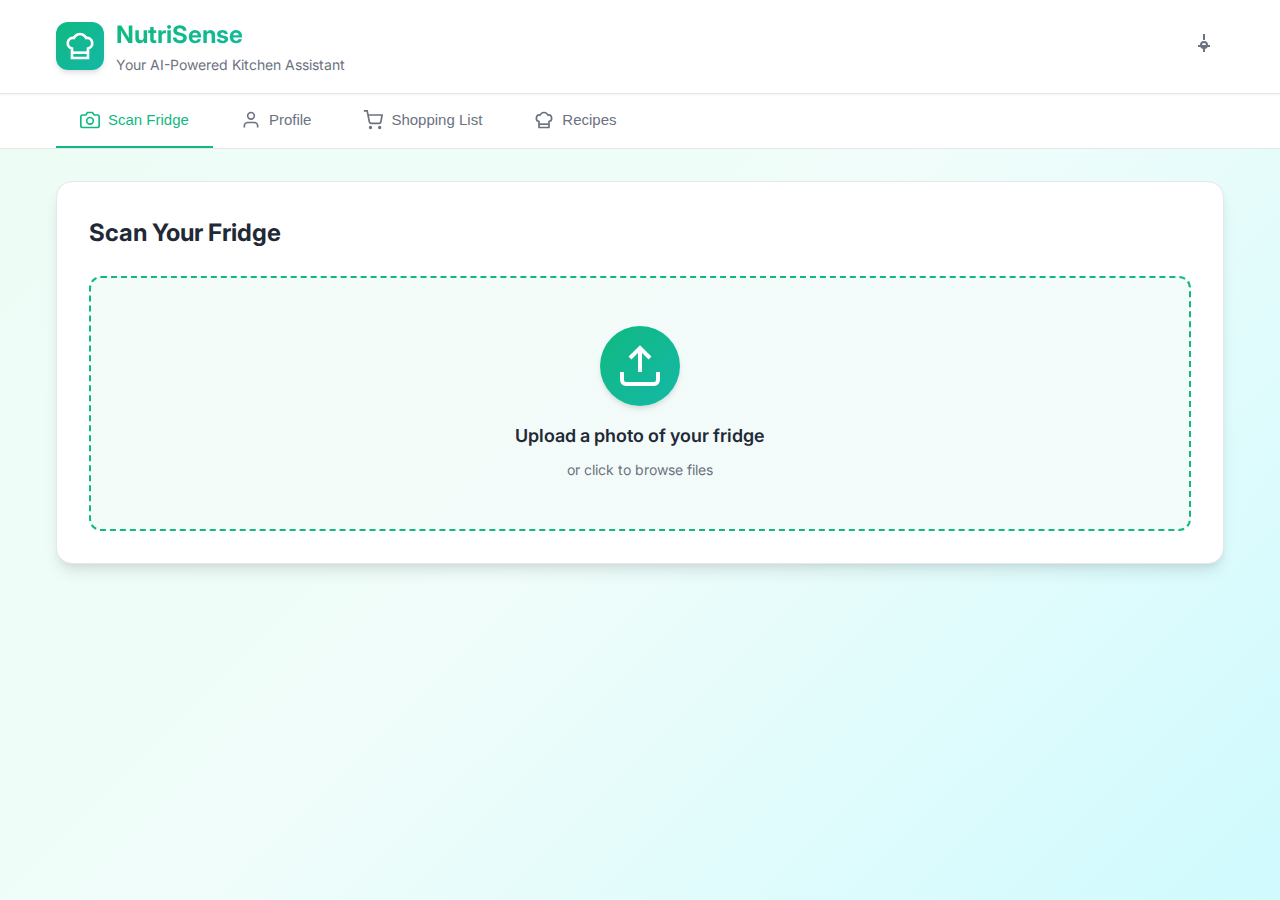
<file: frontend/src/index.html>
<!DOCTYPE html>
<html lang="en">
<head>
    <meta charset="UTF-8">
    <meta name="viewport" content="width=device-width, initial-scale=1.0">
    <title>NutriSense - AI Kitchen Assistant</title>
    <link rel="stylesheet" href="styles.css">
    <link rel="preconnect" href="https://fonts.googleapis.com">
    <link rel="preconnect" href="https://fonts.gstatic.com" crossorigin>
    <link href="https://fonts.googleapis.com/css2?family=Inter:wght@300;400;500;600;700;800&display=swap" rel="stylesheet">
    <link rel="icon" href="favicon.svg" type="image/svg+xml" sizes="any">
</head>
<body>
    <!-- Header -->
    <header class="header">
        <div class="container">
            <div class="header-content">
                <div class="logo-section">
                    <div class="logo-icon">
                        <svg width="32" height="32" viewBox="0 0 24 24" fill="none" stroke="currentColor" stroke-width="2">
                            <path d="M6 13.87A4 4 0 0 1 7.41 6a5.11 5.11 0 0 1 1.05-1.54 5 5 0 0 1 7.08 0A5.11 5.11 0 0 1 16.59 6 4 4 0 0 1 18 13.87V21H6Z"/>
                            <line x1="6" y1="17" x2="18" y2="17"/>
                        </svg>
                    </div>
                    <div class="logo-text">
                        <h1>NutriSense</h1>
                        <p>Your AI-Powered Kitchen Assistant</p>
                    </div>
                </div>
                <div class="settings-wrapper">
                <button class="settings-btn" id="settingsBtn" aria-haspopup="true" aria-expanded="false">
                    <svg width="24" height="24" viewBox="0 0 24 24" fill="none" stroke="currentColor" stroke-width="2">
                        <circle cx="12" cy="12" r="3"/>
                        <path d="M12 1v6m0 6v6m-6-6h6m6 0h-6"/>
                    </svg>
                </button>
                <div class="settings-dropdown hidden" id="settingsMenu" role="menu">
                    <button class="dropdown-item" id="logoutItem" role="menuitem">
                        <svg width="16" height="16" viewBox="0 0 24 24" fill="none" stroke="currentColor" stroke-width="2">
                            <path d="M9 21H5a2 2 0 0 1-2-2V5a2 2 0 0 1 2-2h4"/>
                            <polyline points="16 17 21 12 16 7"/>
                            <line x1="21" y1="12" x2="9" y2="12"/>
                        </svg>
                        Logout
                    </button>
                </div>
                </div>
            </div>
        </div>
    </header>

    <!-- Navigation -->
    <nav class="nav-tabs">
        <div class="container">
            <div class="tabs">
                <button class="tab-btn active" data-tab="scan">
                    <svg width="20" height="20" viewBox="0 0 24 24" fill="none" stroke="currentColor" stroke-width="2">
                        <path d="M23 19a2 2 0 0 1-2 2H3a2 2 0 0 1-2-2V8a2 2 0 0 1 2-2h4l2-3h6l2 3h4a2 2 0 0 1 2 2z"/>
                        <circle cx="12" cy="13" r="4"/>
                    </svg>
                    <span>Scan Fridge</span>
                </button>
                <button class="tab-btn" data-tab="profile">
                    <svg width="20" height="20" viewBox="0 0 24 24" fill="none" stroke="currentColor" stroke-width="2">
                        <path d="M20 21v-2a4 4 0 0 0-4-4H8a4 4 0 0 0-4 4v2"/>
                        <circle cx="12" cy="7" r="4"/>
                    </svg>
                    <span>Profile</span>
                </button>
                <button class="tab-btn" data-tab="shopping">
                    <svg width="20" height="20" viewBox="0 0 24 24" fill="none" stroke="currentColor" stroke-width="2">
                        <circle cx="9" cy="21" r="1"/>
                        <circle cx="20" cy="21" r="1"/>
                        <path d="M1 1h4l2.68 13.39a2 2 0 0 0 2 1.61h9.72a2 2 0 0 0 2-1.61L23 6H6"/>
                    </svg>
                    <span>Shopping List</span>
                </button>
                <button class="tab-btn" data-tab="recipes">
                    <svg width="20" height="20" viewBox="0 0 24 24" fill="none" stroke="currentColor" stroke-width="2">
                        <path d="M6 13.87A4 4 0 0 1 7.41 6a5.11 5.11 0 0 1 1.05-1.54 5 5 0 0 1 7.08 0A5.11 5.11 0 0 1 16.59 6 4 4 0 0 1 18 13.87V21H6Z"/>
                        <line x1="6" y1="17" x2="18" y2="17"/>
                    </svg>
                    <span>Recipes</span>
                </button>
            </div>
        </div>
    </nav>

    <!-- Main Content -->
    <main class="main-content">
        <div class="container">
            
            <!-- Scan Tab -->
            <div class="tab-content active" id="scan-tab">
                <div class="card">
                    <h2 class="card-title">Scan Your Fridge</h2>
                    
                    <div class="upload-area" id="uploadArea">
                        <input type="file" id="imageUpload" accept="image/*" hidden>
                        <div class="upload-icon" id="uploadIcon">
                            <svg width="48" height="48" viewBox="0 0 24 24" fill="none" stroke="currentColor" stroke-width="2">
                                <path d="M21 15v4a2 2 0 0 1-2 2H5a2 2 0 0 1-2-2v-4"/>
                                <polyline points="17 8 12 3 7 8"/>
                                <line x1="12" y1="3" x2="12" y2="15"/>
                            </svg>
                        </div>
                        <div class="spinner hidden" id="spinner"></div>
                        <p class="upload-text" id="uploadText">Upload a photo of your fridge</p>
                        <p class="upload-subtext">or click to browse files</p>
                    </div>

                    <div class="preview-image hidden" id="previewImage"></div>
                </div>

                <div class="card hidden" id="ingredientsCard">
                    <div class="card-header">
                        <h3 class="card-subtitle">
                            <span class="badge" id="ingredientCount">0 items</span>
                            Detected Ingredients
                        </h3>
                        <button class="btn-secondary" id="confirmAllBtn">Confirm All</button>
                    </div>
                    <p class="card-description">Review and confirm the detected ingredients. Click edit to make changes.</p>
                    <div class="ingredients-grid" id="ingredientsList"></div>
                </div>
            </div>

            <!-- Profile Tab -->
            <div class="tab-content" id="profile-tab">
                <div class="card">
                    <h2 class="card-title">Personal Information</h2>
                    
                    <form class="profile-form" id="profileForm">
                        <div class="form-grid">
                            <div class="form-group">
                                <label for="age">Age</label>
                                <input type="number" id="age" placeholder="Enter your age" min="1" max="120">
                            </div>
                            
                            <div class="form-group">
                                <label for="gender">Gender</label>
                                <select id="gender">
                                    <option value="">Select gender</option>
                                    <option value="male">Male</option>
                                    <option value="female">Female</option>
                                    <option value="other">Other</option>
                                </select>
                            </div>
                            
                            <div class="form-group">
                                <label for="weight">Weight (kg)</label>
                                <input type="number" id="weight" placeholder="Enter your weight" min="1" step="0.1">
                            </div>
                            
                            <div class="form-group">
                                <label for="height">Height (cm)</label>
                                <input type="number" id="height" placeholder="Enter your height" min="1">
                            </div>
                            
                            <div class="form-group">
                                <label for="goal">Health Goal</label>
                                <select id="goal">
                                    <option value="maintain">Maintain Weight</option>
                                    <option value="lose">Lose Weight</option>
                                    <option value="gain">Gain Muscle</option>
                                    <option value="energy">Increase Energy</option>
                                </select>
                            </div>
                            
                            <div class="form-group">
                                <label for="dietType">Diet Type</label>
                                <select id="dietType">
                                    <option value="balanced">Balanced</option>
                                    <option value="vegetarian">Vegetarian</option>
                                    <option value="vegan">Vegan</option>
                                    <option value="keto">Keto</option>
                                    <option value="paleo">Paleo</option>
                                    <option value="mediterranean">Mediterranean</option>
                                </select>
                            </div>
                        </div>

                        <hr style="margin: 24px 0; border: none; border-top: 1px solid #e5e7eb;">

                        <h3 class="card-subtitle">Taste Preferences</h3>
                        <p class="card-description">Add keywords to personalize your recipe recommendations (e.g., "spicy", "Italian", "comfort food")</p>

                        <div class="preference-input">
                            <input type="text" id="preferenceInput" placeholder="Add a preference...">
                            <button class="btn-add" id="addPreferenceBtn">
                                <svg width="20" height="20" viewBox="0 0 24 24" fill="none" stroke="currentColor" stroke-width="2">
                                    <line x1="12" y1="5" x2="12" y2="19"/>
                                    <line x1="5" y1="12" x2="19" y2="12"/>
                                </svg>
                            </button>
                        </div>

                        <div class="preferences-tags" id="preferencesTags"></div>

                        <button type="submit" class="btn-primary" style="margin-top: 24px;">Save Profile</button>
                    </form>
                </div>
            </div>

            <!-- Shopping List Tab -->
            <div class="tab-content" id="shopping-tab">
                <div class="card">
                    <h2 class="card-title">Recommended Ingredients</h2>
                    <p class="card-description">Based on your nutritional needs and current ingredients</p>
                    
                    <div class="recommendations-list" id="recommendationsList">
                        <div class="empty-state">
                            <svg width="64" height="64" viewBox="0 0 24 24" fill="none" stroke="currentColor" stroke-width="1.5">
                                <circle cx="9" cy="21" r="1"/>
                                <circle cx="20" cy="21" r="1"/>
                                <path d="M1 1h4l2.68 13.39a2 2 0 0 0 2 1.61h9.72a2 2 0 0 0 2-1.61L23 6H6"/>
                            </svg>
                            <p>Scan your fridge and complete your profile to get personalized recommendations</p>
                        </div>
                    </div>
                </div>

                <div class="card">
                    <div class="card-header">
                        <h3 class="card-subtitle">Nearby Stores</h3>
                        <button class="btn-secondary" id="refreshStoresBtn">Refresh</button>
                    </div>
                    <div class="stores-list" id="storesList">
                        <div class="empty-state-small">
                            <p>Store information will appear here</p>
                        </div>
                    </div>
                </div>
            </div>

            <!-- Recipes Tab -->
            <div class="tab-content" id="recipes-tab">
                <div class="card">
                    <h2 class="card-title">Recommended Recipes</h2>
                    <p class="card-description">Recipes tailored to your ingredients and preferences</p>
                    
                    <div class="recipes-grid" id="recipesList">
                        <div class="empty-state">
                            <svg width="64" height="64" viewBox="0 0 24 24" fill="none" stroke="currentColor" stroke-width="1.5">
                                <path d="M6 13.87A4 4 0 0 1 7.41 6a5.11 5.11 0 0 1 1.05-1.54 5 5 0 0 1 7.08 0A5.11 5.11 0 0 1 16.59 6 4 4 0 0 1 18 13.87V21H6Z"/>
                                <line x1="6" y1="17" x2="18" y2="17"/>
                            </svg>
                            <p>Scan your fridge to discover delicious recipes you can make</p>
                        </div>
                    </div>
                </div>
            </div>

        </div>
    </main>

    <!-- Toast Notification -->
    <div class="toast hidden" id="toast">
        <span id="toastMessage"></span>
    </div>

    <!-- Edit Modal -->
    <div class="modal-overlay hidden" id="editModal">
        <div class="modal">
            <div class="modal-header">
                <h3>Edit Ingredient</h3>
                <button class="modal-close" id="closeModalBtn">
                    <svg width="24" height="24" viewBox="0 0 24 24" fill="none" stroke="currentColor" stroke-width="2">
                        <line x1="18" y1="6" x2="6" y2="18"/>
                        <line x1="6" y1="6" x2="18" y2="18"/>
                    </svg>
                </button>
            </div>
            <div class="modal-body">
                <div class="form-group">
                    <label for="editName">Ingredient Name</label>
                    <input type="text" id="editName" placeholder="e.g., Tomatoes">
                </div>
                <div class="form-grid">
                    <div class="form-group">
                        <label for="editQuantity">Quantity</label>
                        <input type="number" id="editQuantity" placeholder="e.g., 3" step="0.1">
                    </div>
                    <div class="form-group">
                        <label for="editUnit">Unit</label>
                        <select id="editUnit">
                            <option value="pieces">pieces</option>
                            <option value="g">grams (g)</option>
                            <option value="kg">kilograms (kg)</option>
                            <option value="ml">milliliters (ml)</option>
                            <option value="L">liters (L)</option>
                            <option value="cups">cups</option>
                            <option value="tbsp">tablespoons</option>
                            <option value="tsp">teaspoons</option>
                            <option value="oz">ounces (oz)</option>
                            <option value="lb">pounds (lb)</option>
                        </select>
                    </div>
                </div>
                <div class="form-group">
                    <label for="editFreshness">Freshness</label>
                    <select id="editFreshness">
                        <option value="good">Fresh / Good</option>
                        <option value="warning">Use Soon</option>
                        <option value="expired">Expired</option>
                    </select>
                </div>
            </div>
            <div class="modal-footer">
                <button class="btn-secondary" id="cancelEditBtn">Cancel</button>
                <button class="btn-primary" id="saveEditBtn">Save Changes</button>
            </div>
        </div>
    </div>

    <!-- Auth gate: redirect to login if no Supabase session -->
    <script type="module">
        import { createClient } from 'https://esm.sh/@supabase/supabase-js@2';
        import { SUPABASE_URL, SUPABASE_ANON_KEY, BACKEND_URL } from './config.js';
        const supabase = createClient(SUPABASE_URL, SUPABASE_ANON_KEY);
        const { data: { session } } = await supabase.auth.getSession();
        if (!session) {
            window.location.href = 'auth.html';
        } else {
            // Expose client for other scripts if needed
            window.supabaseClient = supabase;
            window.BACKEND_URL = BACKEND_URL;
        }
    </script>
    <script src="script.js"></script>
</body>
</html>
</file>
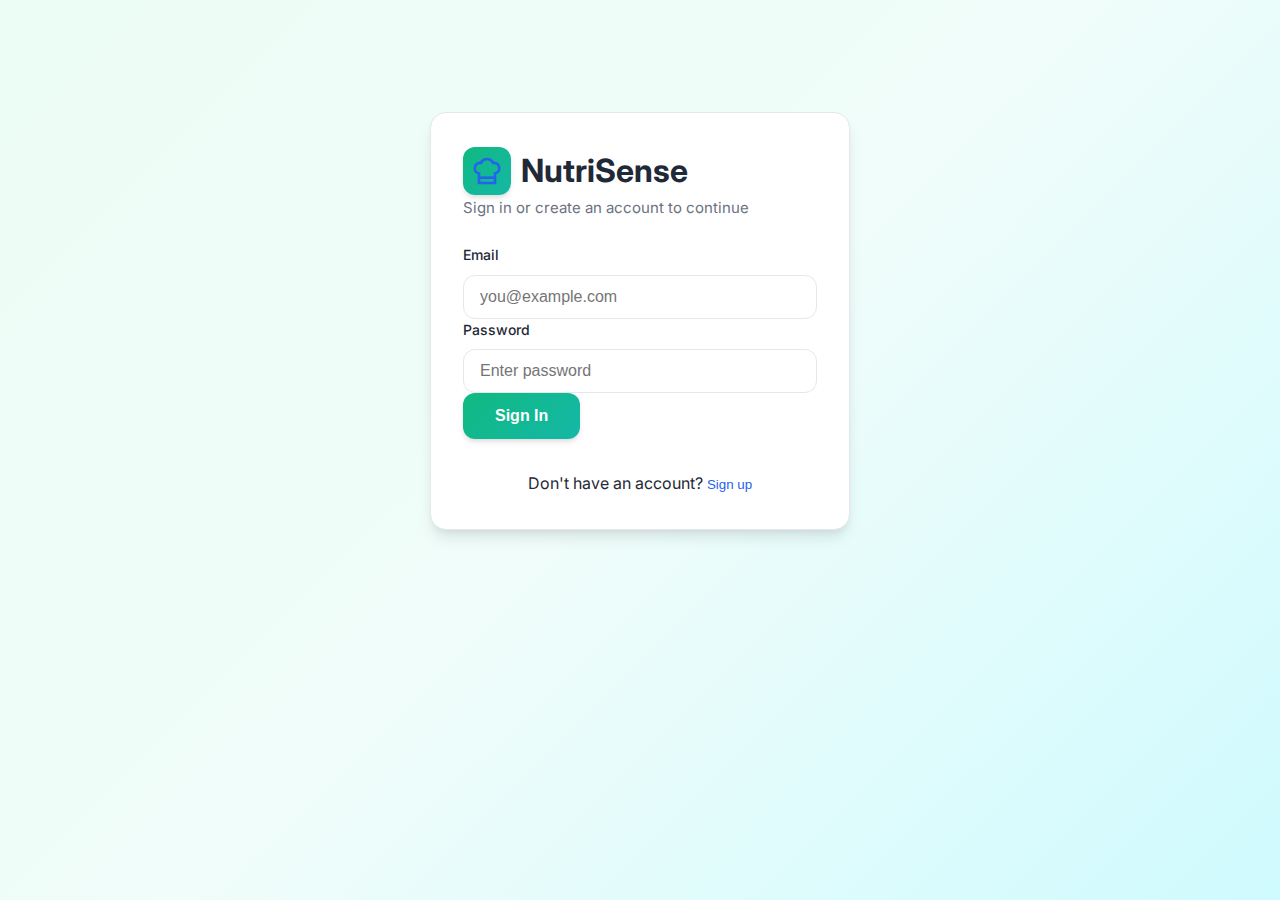
<file: frontend/src/auth.html>
<!DOCTYPE html>
<html lang="en">
<head>
  <meta charset="UTF-8" />
  <meta name="viewport" content="width=device-width, initial-scale=1.0" />
  <title>NutriSense - Login</title>
  <link rel="stylesheet" href="styles.css" />
  <link rel="preconnect" href="https://fonts.googleapis.com">
  <link rel="preconnect" href="https://fonts.gstatic.com" crossorigin>
  <link href="https://fonts.googleapis.com/css2?family=Inter:wght@300;400;500;600;700;800&display=swap" rel="stylesheet">
  <link rel="icon" href="favicon.svg" type="image/svg+xml" sizes="any">
  <style>
    .auth-card { max-width: 420px; margin: 80px auto; }
    .auth-toggle { text-align: center; margin-top: 12px; }
    .auth-toggle button { background: none; border: none; color: #2563eb; cursor: pointer; }
    .auth-header { display:flex; align-items:center; gap:10px; }
    .auth-header h1 { margin: 0; }
    .logo-icon svg { color: #2563eb; }
  </style>
</head>
<body>
  <main class="main-content">
    <div class="container">
      <div class="card auth-card">
        <div class="auth-header">
          <div class="logo-icon">
            <svg width="32" height="32" viewBox="0 0 24 24" fill="none" stroke="currentColor" stroke-width="2">
              <path d="M6 13.87A4 4 0 0 1 7.41 6a5.11 5.11 0 0 1 1.05-1.54 5 5 0 0 1 7.08 0A5.11 5.11 0 0 1 16.59 6 4 4 0 0 1 18 13.87V21H6Z"/>
              <line x1="6" y1="17" x2="18" y2="17"/>
            </svg>
          </div>
          <h1>NutriSense</h1>
        </div>
        <p class="card-description">Sign in or create an account to continue</p>

        <form id="loginForm" class="profile-form">
          <div class="form-group">
            <label for="email">Email</label>
            <input type="email" id="email" placeholder="you@example.com" required />
          </div>
          <div class="form-group">
            <label for="password">Password</label>
            <input type="password" id="password" placeholder="Enter password" required />
          </div>
          <button type="submit" class="btn-primary" id="loginBtn">Sign In</button>
        </form>

        <form id="registerForm" class="profile-form hidden">
          <div class="form-group">
            <label for="rEmail">Email</label>
            <input type="email" id="rEmail" placeholder="you@example.com" required />
          </div>
          <div class="form-group">
            <label for="rPassword">Password</label>
            <input type="password" id="rPassword" placeholder="Choose a password" required />
            <small class="form-error hidden" id="passwordError"></small>
          </div>
          <div class="form-group">
            <label for="rConfirmPassword">Confirm Password</label>
            <input type="password" id="rConfirmPassword" placeholder="Re-enter password" required />
            <small class="form-error hidden" id="confirmError"></small>
          </div>
          <button type="submit" class="btn-primary" id="registerBtn">Create Account</button>
          
        </form>

        <div class="auth-toggle">
          <span id="toggleText">Don't have an account?</span>
          <button id="toggleBtn">Sign up</button>
        </div>
        <div class="toast hidden" id="toast">
          <span id="toastMessage"></span>
        </div>
      </div>
    </div>
  </main>

  <script type="module" src="auth.js"></script>
</body>
</html>
</file>
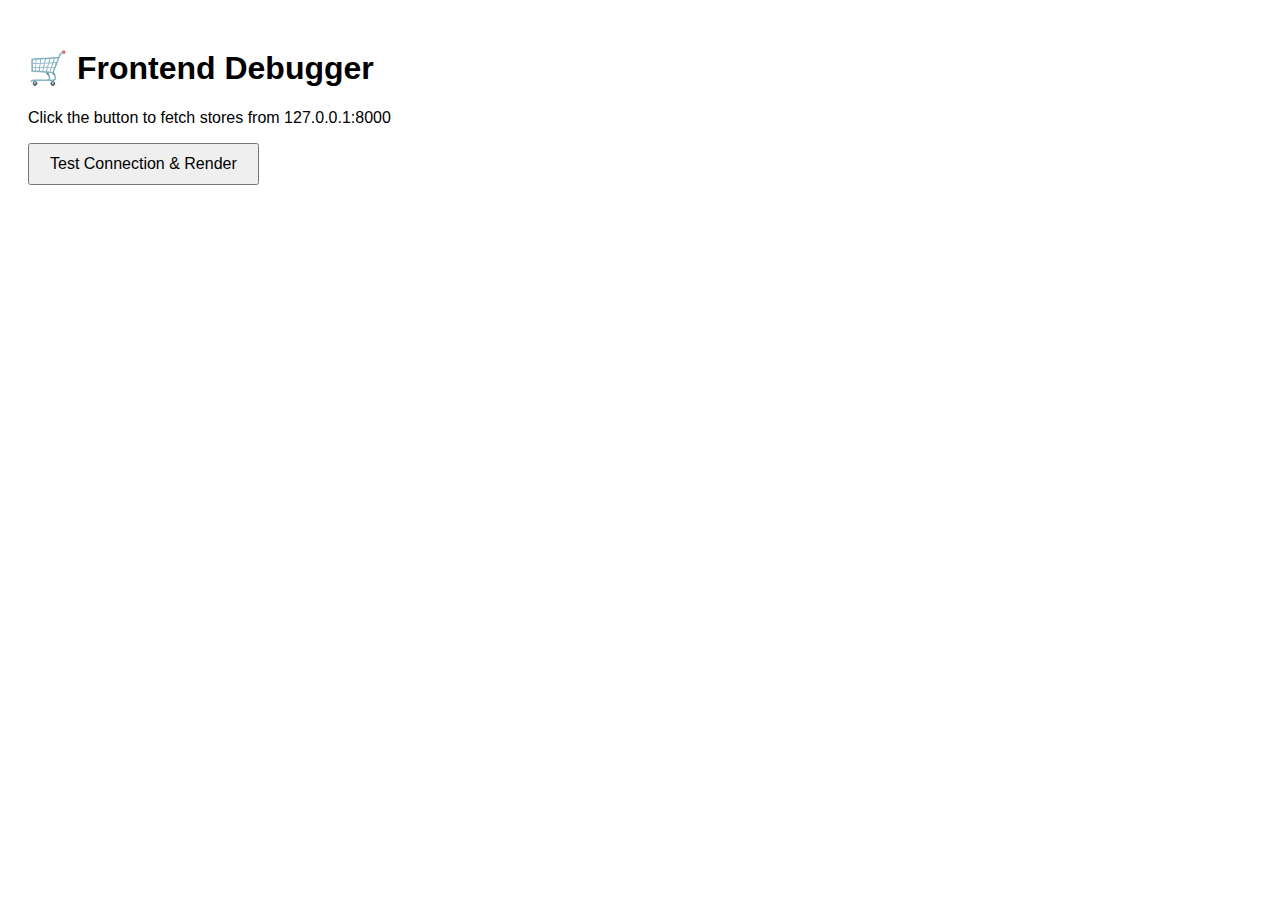
<file: frontend/src/test.html>
<!DOCTYPE html>
<html lang="en">
<head>
    <meta charset="UTF-8">
    <title>Store Display Debugger</title>
    <style>
        body { font-family: sans-serif; padding: 20px; }
        .store-box { 
            border: 2px solid #333; 
            padding: 15px; 
            margin: 10px 0; 
            background: #f0fdf4; /* Light green background to ensure visibility */
            color: #000; /* Force black text */
        }
        .error-box {
            border: 2px solid red;
            background: #fee2e2;
            padding: 15px;
            color: red;
        }
    </style>
</head>
<body>

    <h1>🛒 Frontend Debugger</h1>
    <p>Click the button to fetch stores from 127.0.0.1:8000</p>
    
    <button id="testBtn" style="padding: 10px 20px; font-size: 16px; cursor: pointer;">
        Test Connection & Render
    </button>

    <div id="debugOutput" style="margin-top: 20px;">
        </div>

    <script>
        document.getElementById('testBtn').addEventListener('click', async () => {
            const output = document.getElementById('debugOutput');
            output.innerHTML = 'Loading...';

            try {
                // 1. Force a known request
                const response = await fetch('http://127.0.0.1:8000/stores/recommend', {
                    method: 'POST',
                    headers: { 'Content-Type': 'application/json' },
                    body: JSON.stringify({
                        lat: 33.7756, 
                        lng: -84.3963, 
                        items: ['Milk', 'Eggs']
                    })
                });

                // 2. Check HTTP status
                if (!response.ok) {
                    throw new Error(`HTTP Error: ${response.status}`);
                }

                // 3. Log raw JSON
                const data = await response.json();
                console.log("RAW DATA:", data);

                // 4. Validate Data Structure
                if (!data.stores || !Array.isArray(data.stores)) {
                    throw new Error("Invalid JSON: 'stores' array is missing.");
                }

                if (data.stores.length === 0) {
                    output.innerHTML = '<div class="store-box">Backend returned 0 stores (Empty List).</div>';
                    return;
                }

                // 5. MANUAL RENDER LOOP
                // We build the HTML string manually to catch any variable errors
                let html = `<h3>Found ${data.stores.length} Stores:</h3>`;
                
                data.stores.forEach((store, index) => {
                    // Check for missing keys
                    const name = store.name || "NO NAME";
                    const price = store.total_price || 0;
                    const dist = store.distance_km || 0;
                    
                    html += `
                        <div class="store-box">
                            <strong>#${index + 1}: ${name}</strong><br>
                            Distance: ${dist} km<br>
                            Price: $${price}
                        </div>
                    `;
                });

                output.innerHTML = html;

            } catch (err) {
                console.error(err);
                output.innerHTML = `<div class="error-box"><strong>JavaScript Error:</strong> ${err.message}</div>`;
            }
        });
    </script>
</body>
</html>
</file>
<file: frontend/src/styles.css>
* {
    margin: 0;
    padding: 0;
    box-sizing: border-box;
}

:root {
    --primary-color: #10b981;
    --primary-dark: #059669;
    --primary-light: #d1fae5;
    --secondary-color: #14b8a6;
    --accent-color: #06b6d4;
    --text-dark: #1f2937;
    --text-medium: #6b7280;
    --text-light: #9ca3af;
    --bg-primary: #ffffff;
    --bg-secondary: #f9fafb;
    --bg-gradient: linear-gradient(135deg, #ecfdf5 0%, #f0fdfa 50%, #cffafe 100%);
    --border-color: #e5e7eb;
    --shadow-sm: 0 1px 2px 0 rgba(0, 0, 0, 0.05);
    --shadow-md: 0 4px 6px -1px rgba(0, 0, 0, 0.1), 0 2px 4px -1px rgba(0, 0, 0, 0.06);
    --shadow-lg: 0 10px 15px -3px rgba(0, 0, 0, 0.1), 0 4px 6px -2px rgba(0, 0, 0, 0.05);
    --shadow-xl: 0 20px 25px -5px rgba(0, 0, 0, 0.1), 0 10px 10px -5px rgba(0, 0, 0, 0.04);
    --border-radius: 12px;
    --transition: all 0.3s cubic-bezier(0.4, 0, 0.2, 1);
}

body {
    font-family: 'Inter', -apple-system, BlinkMacSystemFont, 'Segoe UI', sans-serif;
    background: var(--bg-gradient);
    color: var(--text-dark);
    line-height: 1.6;
    min-height: 100vh;
}

.container {
    max-width: 1200px;
    margin: 0 auto;
    padding: 0 1rem;
}

/* Header */
.header {
    background: var(--bg-primary);
    border-bottom: 1px solid var(--border-color);
    box-shadow: var(--shadow-sm);
    position: sticky;
    top: 0;
    z-index: 100;
}

.header-content {
    display: flex;
    justify-content: space-between;
    align-items: center;
    padding: 1rem 0;
}

.logo-section {
    display: flex;
    align-items: center;
    gap: 0.75rem;
}

.logo-icon {
    background: linear-gradient(135deg, var(--primary-color), var(--secondary-color));
    color: white;
    width: 48px;
    height: 48px;
    border-radius: var(--border-radius);
    display: flex;
    align-items: center;
    justify-content: center;
    box-shadow: var(--shadow-md);
}

.logo-text h1 {
    font-size: 1.5rem;
    font-weight: 700;
    background: linear-gradient(135deg, var(--primary-color), var(--secondary-color));
    -webkit-background-clip: text;
    -webkit-text-fill-color: transparent;
    background-clip: text;
}

.logo-text p {
    font-size: 0.875rem;
    color: var(--text-medium);
}

.settings-btn {
    background: none;
    border: none;
    padding: 0.5rem;
    cursor: pointer;
    border-radius: 0.5rem;
    transition: var(--transition);
    color: var(--text-medium);
}

.settings-btn:hover {
    background: var(--bg-secondary);
    color: var(--primary-color);
}

/* Settings Dropdown */
.settings-wrapper {
    position: relative;
}

.settings-dropdown {
    position: absolute;
    right: 0;
    top: 48px;
    min-width: 180px;
    background: var(--bg-primary);
    border: 1px solid var(--border-color);
    border-radius: 0.75rem;
    box-shadow: var(--shadow-lg);
    padding: 0.5rem;
    z-index: 101;
}

.dropdown-item {
    width: 100%;
    display: flex;
    align-items: center;
    gap: 0.5rem;
    padding: 0.5rem 0.75rem;
    background: none;
    border: none;
    border-radius: 0.5rem;
    cursor: pointer;
    color: var(--text-dark);
    transition: var(--transition);
    text-align: left;
}

.dropdown-item:hover {
    background: var(--bg-secondary);
    color: var(--primary-color);
}

/* Navigation Tabs */
.nav-tabs {
    background: var(--bg-primary);
    border-bottom: 1px solid var(--border-color);
    position: sticky;
    top: 80px;
    z-index: 99;
}

.tabs {
    display: flex;
    gap: 0.25rem;
    overflow-x: auto;
    
.walk-tracker {
    margin-top: 0.75rem;
    padding: 0.75rem 1rem;
    border-radius: var(--border-radius);
    background: var(--bg-primary);
    border: 1px solid var(--border-color);
}
.walk-row {
    display: flex;
    justify-content: space-between;
    align-items: center;
    margin: 0.25rem 0;
    font-size: 0.9rem;
}
.walk-row .label {
    color: var(--text-medium);
}
    scrollbar-width: none;
}

.tabs::-webkit-scrollbar {
    display: none;
}

.tab-btn {
    display: flex;
    align-items: center;
    gap: 0.5rem;
    padding: 1rem 1.5rem;
    background: none;
    border: none;
    border-bottom: 2px solid transparent;
    font-size: 0.9375rem;
    font-weight: 500;
    color: var(--text-medium);
    cursor: pointer;
    transition: var(--transition);
    white-space: nowrap;
}

.tab-btn:hover {
    color: var(--text-dark);
    background: var(--bg-secondary);
}

.tab-btn.active {
    color: var(--primary-color);
    border-bottom-color: var(--primary-color);
}

.tab-btn svg {
    flex-shrink: 0;
}

/* Main Content */
.main-content {
    padding: 2rem 0;
}

.tab-content {
    display: none;
    animation: fadeIn 0.3s ease-in-out;
}

.tab-content.active {
    display: block;
}

@keyframes fadeIn {
    from {
        opacity: 0;
        transform: translateY(10px);
    }
    to {
        opacity: 1;
        transform: translateY(0);
    }
}

/* Cards */
.card {
    background: var(--bg-primary);
    border-radius: 1rem;
    padding: 2rem;
    margin-bottom: 1.5rem;
    box-shadow: var(--shadow-lg);
    border: 1px solid var(--border-color);
    transition: var(--transition);
}

.card:hover {
    box-shadow: var(--shadow-xl);
}

.card-title {
    font-size: 1.5rem;
    font-weight: 700;
    color: var(--text-dark);
    margin-bottom: 1.5rem;
}

.card-subtitle {
    font-size: 1.25rem;
    font-weight: 600;
    color: var(--text-dark);
    display: flex;
    align-items: center;
    gap: 0.75rem;
}

.card-description {
    color: var(--text-medium);
    margin-bottom: 1.5rem;
    font-size: 0.9375rem;
}

.card-header {
    display: flex;
    justify-content: space-between;
    align-items: center;
    margin-bottom: 1.5rem;
}

/* Upload Area */
.upload-area {
    border: 2px dashed var(--primary-color);
    border-radius: var(--border-radius);
    padding: 3rem;
    text-align: center;
    cursor: pointer;
    transition: var(--transition);
    background: linear-gradient(135deg, rgba(16, 185, 129, 0.05), rgba(20, 184, 166, 0.05));
}

.upload-area:hover {
    border-color: var(--primary-dark);
    background: linear-gradient(135deg, rgba(16, 185, 129, 0.1), rgba(20, 184, 166, 0.1));
    transform: translateY(-2px);
}

.upload-icon {
    width: 80px;
    height: 80px;
    margin: 0 auto 1rem;
    background: linear-gradient(135deg, var(--primary-color), var(--secondary-color));
    border-radius: 50%;
    display: flex;
    align-items: center;
    justify-content: center;
    color: white;
    box-shadow: var(--shadow-md);
}

.spinner {
    width: 48px;
    height: 48px;
    margin: 1rem auto;
    border: 4px solid var(--primary-light);
    border-top-color: var(--primary-color);
    border-radius: 50%;
    animation: spin 0.8s linear infinite;
}

@keyframes spin {
    to { transform: rotate(360deg); }
}

.upload-text {
    font-size: 1.125rem;
    font-weight: 600;
    color: var(--text-dark);
    margin-bottom: 0.5rem;
}

.upload-subtext {
    font-size: 0.875rem;
    color: var(--text-medium);
}

.preview-image {
    margin-top: 1.5rem;
    border-radius: var(--border-radius);
    overflow: hidden;
    max-height: 400px;
}

.preview-image img {
    width: 100%;
    height: auto;
    display: block;
}

/* Ingredients Grid */
.ingredients-grid {
    display: grid;
    grid-template-columns: repeat(auto-fill, minmax(300px, 1fr));
    gap: 1rem;
}

.ingredient-item {
    display: flex;
    flex-direction: column;
    padding: 1.25rem;
    background: linear-gradient(135deg, var(--bg-secondary), #f3f4f6);
    border-radius: var(--border-radius);
    border: 2px solid var(--border-color);
    transition: var(--transition);
    position: relative;
}

.ingredient-item.unconfirmed {
    border: 2px dashed var(--accent-color);
    background: linear-gradient(135deg, #e0f2fe, #f0f9ff);
}

.ingredient-item.confirmed {
    border: 2px solid var(--primary-color);
    background: linear-gradient(135deg, var(--primary-light), #ecfdf5);
}

.ingredient-item:hover {
    box-shadow: var(--shadow-md);
    transform: translateY(-2px);
}

.ingredient-header {
    display: flex;
    justify-content: space-between;
    align-items: start;
    margin-bottom: 0.75rem;
}

.ingredient-info h4 {
    font-size: 1.125rem;
    font-weight: 600;
    color: var(--text-dark);
    margin-bottom: 0.25rem;
}

.ingredient-info p {
    font-size: 0.875rem;
    color: var(--text-medium);
    margin-bottom: 0.5rem;
}

.confidence-badge {
    display: inline-flex;
    align-items: center;
    gap: 0.375rem;
    padding: 0.375rem 0.75rem;
    border-radius: 2rem;
    font-size: 0.8125rem;
    font-weight: 600;
    margin-bottom: 0.5rem;
}

.confidence-high {
    background: #d1fae5;
    color: #065f46;
}

.confidence-medium {
    background: #fef3c7;
    color: #92400e;
}

.confidence-low {
    background: #fee2e2;
    color: #991b1b;
}

.confidence-icon {
    width: 4px;
    height: 4px;
    background: currentColor;
    border-radius: 50%;
    animation: pulse 2s ease-in-out infinite;
}

@keyframes pulse {
    0%, 100% { opacity: 1; }
    50% { opacity: 0.4; }
}

.freshness-badge {
    display: inline-block;
    padding: 0.25rem 0.5rem;
    border-radius: 0.5rem;
    font-size: 0.75rem;
    font-weight: 500;
}

.freshness-good {
    background: #d1fae5;
    color: #065f46;
}

.freshness-warning {
    background: #fed7aa;
    color: #92400e;
}

.freshness-expired {
    background: #fee2e2;
    color: #991b1b;
}

.ingredient-actions {
    display: flex;
    gap: 0.5rem;
    margin-top: 0.75rem;
    padding-top: 0.75rem;
    border-top: 1px solid var(--border-color);
}

.ingredient-actions button {
    flex: 1;
    padding: 0.5rem 0.75rem;
    border: none;
    border-radius: 0.5rem;
    font-size: 0.875rem;
    font-weight: 500;
    cursor: pointer;
    transition: var(--transition);
    display: flex;
    align-items: center;
    justify-content: center;
    gap: 0.375rem;
}

.btn-confirm {
    background: var(--primary-color);
    color: white;
}

.btn-confirm:hover {
    background: var(--primary-dark);
}

.btn-edit {
    background: var(--bg-primary);
    color: var(--text-dark);
    border: 1px solid var(--border-color);
}

.btn-edit:hover {
    background: var(--accent-color);
    color: white;
    border-color: var(--accent-color);
}

.btn-delete {
    background: var(--bg-primary);
    color: #dc2626;
    border: 1px solid var(--border-color);
}

.btn-delete:hover {
    background: #fee2e2;
    border-color: #dc2626;
}

.confirmed-badge {
    position: absolute;
    top: 0.75rem;
    right: 0.75rem;
    background: var(--primary-color);
    color: white;
    padding: 0.25rem 0.5rem;
    border-radius: 0.5rem;
    font-size: 0.75rem;
    font-weight: 600;
    display: flex;
    align-items: center;
    gap: 0.25rem;
}

/* Form */
.profile-form {
    margin-bottom: 2rem;
}

.form-grid {
    display: grid;
    grid-template-columns: repeat(auto-fit, minmax(250px, 1fr));
    gap: 1.5rem;
    margin-bottom: 2rem;
}

.form-group {
    display: flex;
    flex-direction: column;
}

.form-group label {
    font-size: 0.875rem;
    font-weight: 500;
    color: var(--text-dark);
    margin-bottom: 0.5rem;
}

.form-group input,
.form-group select {
    padding: 0.75rem 1rem;
    border: 1px solid var(--border-color);
    border-radius: var(--border-radius);
    font-size: 1rem;
    transition: var(--transition);
    background: var(--bg-primary);
}

.form-group input:focus,
.form-group select:focus {
    outline: none;
    border-color: var(--primary-color);
    box-shadow: 0 0 0 3px rgba(16, 185, 129, 0.1);
}

/* Preference Input */
.preference-input {
    display: flex;
    gap: 0.75rem;
    margin-bottom: 1.5rem;
}

.preference-input input {
    flex: 1;
    padding: 0.75rem 1rem;
    border: 1px solid var(--border-color);
    border-radius: var(--border-radius);
    font-size: 1rem;
    transition: var(--transition);
}

.preference-input input:focus {
    outline: none;
    border-color: var(--primary-color);
    box-shadow: 0 0 0 3px rgba(16, 185, 129, 0.1);
}

/* Preferences Tags */
.preferences-tags {
    display: flex;
    flex-wrap: wrap;
    gap: 0.75rem;
}

.preference-tag {
    display: inline-flex;
    align-items: center;
    gap: 0.5rem;
    padding: 0.5rem 1rem;
    background: linear-gradient(135deg, var(--primary-light), #ccfbf1);
    color: var(--primary-dark);
    border-radius: 2rem;
    font-size: 0.875rem;
    font-weight: 500;
    transition: var(--transition);
}

.preference-tag:hover {
    background: linear-gradient(135deg, #a7f3d0, #99f6e4);
}

.preference-tag button {
    background: none;
    border: none;
    cursor: pointer;
    color: var(--primary-dark);
    display: flex;
    align-items: center;
    padding: 0;
    transition: var(--transition);
}

.preference-tag button:hover {
    color: #dc2626;
}

/* Buttons */
.btn-primary {
    background: linear-gradient(135deg, var(--primary-color), var(--secondary-color));
    color: white;
    border: none;
    padding: 0.875rem 2rem;
    border-radius: var(--border-radius);
    font-size: 1rem;
    font-weight: 600;
    cursor: pointer;
    transition: var(--transition);
    box-shadow: var(--shadow-md);
}

.btn-primary:hover {
    transform: translateY(-2px);
    box-shadow: var(--shadow-lg);
}

.btn-primary:active {
    transform: translateY(0);
}

.btn-secondary {
    background: var(--bg-secondary);
    color: var(--text-dark);
    border: 1px solid var(--border-color);
    padding: 0.625rem 1.25rem;
    border-radius: var(--border-radius);
    font-size: 0.875rem;
    font-weight: 500;
    cursor: pointer;
    transition: var(--transition);
}

.btn-secondary:hover {
    background: var(--bg-primary);
    border-color: var(--primary-color);
    color: var(--primary-color);
}

.btn-secondary:disabled {
    opacity: 0.6;
    cursor: not-allowed;
}

.btn-add {
    background: linear-gradient(135deg, var(--primary-color), var(--secondary-color));
    color: white;
    border: none;
    padding: 0.75rem;
    border-radius: var(--border-radius);
    cursor: pointer;
    transition: var(--transition);
    display: flex;
    align-items: center;
    justify-content: center;
}

.btn-add:hover {
    transform: scale(1.05);
}

/* Form inline errors */
.form-error {
    color: #dc2626; /* red-600 */
    font-size: 0.8125rem;
    margin-top: 0.375rem;
}

/* Badge */
.badge {
    background: linear-gradient(135deg, var(--primary-color), var(--secondary-color));
    color: white;
    padding: 0.375rem 0.75rem;
    border-radius: 2rem;
    font-size: 0.875rem;
    font-weight: 600;
}

/* Recommendations */
.recommendations-list {
    display: grid;
    gap: 1rem;
}

.recommendation-item {
    display: flex;
    justify-content: space-between;
    align-items: center;
    padding: 1.25rem;
    background: linear-gradient(135deg, #f0fdf4, #ecfdf5);
    border-radius: var(--border-radius);
    border: 1px solid #d1fae5;
    transition: var(--transition);
}

.recommendation-item:hover {
    box-shadow: var(--shadow-md);
    transform: translateY(-2px);
}

.recommendation-info h4 {
    font-size: 1.125rem;
    font-weight: 600;
    color: var(--text-dark);
    margin-bottom: 0.25rem;
}

.recommendation-reason {
    font-size: 0.875rem;
    color: var(--text-medium);
    margin-bottom: 0.5rem;
}

.recommendation-store {
    display: flex;
    align-items: center;
    gap: 0.5rem;
    font-size: 0.875rem;
    color: var(--text-medium);
}

.recommendation-price {
    font-size: 1.5rem;
    font-weight: 700;
    color: var(--primary-color);
}

/* Stores List */
.stores-list {
    display: grid;
    gap: 1rem;
}

.store-item {
    padding: 1.25rem;
    background: var(--bg-secondary);
    border-radius: var(--border-radius);
    border: 1px solid var(--border-color);
    transition: var(--transition);
}

.store-item:hover {
    box-shadow: var(--shadow-md);
}

.store-header {
    display: flex;
    justify-content: space-between;
    align-items: start;
    margin-bottom: 0.75rem;
}

.store-name {
    font-size: 1.125rem;
    font-weight: 600;
    color: var(--text-dark);
}

.store-distance {
    font-size: 0.875rem;
    color: var(--text-medium);
}

.store-items {
    font-size: 0.875rem;
    color: var(--text-medium);
}

/* Recipes Grid */
.recipes-grid {
    display: grid;
    grid-template-columns: repeat(auto-fill, minmax(300px, 1fr));
    gap: 1.5rem;
}

.recipe-card {
    background: var(--bg-primary);
    border-radius: var(--border-radius);
    border: 1px solid var(--border-color);
    overflow: hidden;
    transition: var(--transition);
    cursor: pointer;
}

.recipe-card:hover {
    box-shadow: var(--shadow-xl);
    transform: translateY(-4px);
}

.recipe-image {
    width: 100%;
    height: 200px;
    background: linear-gradient(135deg, var(--primary-light), #ccfbf1);
    display: flex;
    align-items: center;
    justify-content: center;
}

.recipe-image svg {
    width: 64px;
    height: 64px;
    color: var(--primary-color);
    opacity: 0.5;
}

.recipe-content {
    padding: 1.25rem;
}

.recipe-title {
    font-size: 1.25rem;
    font-weight: 600;
    color: var(--text-dark);
    margin-bottom: 0.75rem;
}

.recipe-meta {
    display: flex;
    flex-wrap: wrap;
    gap: 1rem;
    margin-bottom: 0.75rem;
    font-size: 0.875rem;
    color: var(--text-medium);
}

.recipe-meta-item {
    display: flex;
    align-items: center;
    gap: 0.25rem;
}

.recipe-ingredients {
    font-size: 0.875rem;
    color: var(--text-medium);
    line-height: 1.5;
}

/* Empty States */
.empty-state {
    text-align: center;
    padding: 4rem 2rem;
    color: var(--text-medium);
}

.empty-state svg {
    margin: 0 auto 1.5rem;
    opacity: 0.3;
}

.empty-state p {
    font-size: 1rem;
    max-width: 400px;
    margin: 0 auto;
}

.empty-state-small {
    text-align: center;
    padding: 2rem 1rem;
    color: var(--text-medium);
}

/* Toast Notification */
.toast {
    position: fixed;
    bottom: 2rem;
    left: 50%;
    transform: translateX(-50%) translateY(100px);
    background: var(--text-dark);
    color: white;
    padding: 1rem 1.5rem;
    border-radius: var(--border-radius);
    box-shadow: var(--shadow-xl);
    z-index: 1000;
    transition: transform 0.3s ease-in-out;
}

.toast.show {
    transform: translateX(-50%) translateY(0);
}

/* Modal */
.modal-overlay {
    position: fixed;
    top: 0;
    left: 0;
    right: 0;
    bottom: 0;
    background: rgba(0, 0, 0, 0.5);
    backdrop-filter: blur(4px);
    display: flex;
    align-items: center;
    justify-content: center;
    z-index: 1000;
    padding: 1rem;
}

.modal {
    background: var(--bg-primary);
    border-radius: 1rem;
    box-shadow: var(--shadow-xl);
    max-width: 500px;
    width: 100%;
    max-height: 90vh;
    overflow-y: auto;
    animation: modalSlideIn 0.3s ease-out;
}

@keyframes modalSlideIn {
    from {
        opacity: 0;
        transform: translateY(-20px) scale(0.95);
    }
    to {
        opacity: 1;
        transform: translateY(0) scale(1);
    }
}

.modal-header {
    display: flex;
    justify-content: space-between;
    align-items: center;
    padding: 1.5rem;
    border-bottom: 1px solid var(--border-color);
}

.modal-header h3 {
    font-size: 1.25rem;
    font-weight: 600;
    color: var(--text-dark);
}

.modal-close {
    background: none;
    border: none;
    padding: 0.5rem;
    cursor: pointer;
    border-radius: 0.5rem;
    transition: var(--transition);
    color: var(--text-medium);
    display: flex;
    align-items: center;
    justify-content: center;
}

.modal-close:hover {
    background: var(--bg-secondary);
    color: var(--text-dark);
}

.modal-body {
    padding: 1.5rem;
}

.modal-footer {
    display: flex;
    justify-content: flex-end;
    gap: 0.75rem;
    padding: 1.5rem;
    border-top: 1px solid var(--border-color);
}

.modal-footer .btn-secondary,
.modal-footer .btn-primary {
    padding: 0.75rem 1.5rem;
}

/* Utility Classes */
.hidden {
    display: none !important;
}

/* Responsive Design */
@media (max-width: 768px) {
    .logo-text h1 {
        font-size: 1.25rem;
    }
    
    .logo-text p {
        display: none;
    }
    
    .tab-btn span {
        display: none;
    }
    
    .tab-btn {
        padding: 1rem;
    }
    
    .card {
        padding: 1.5rem;
    }
    
    .form-grid {
        grid-template-columns: 1fr;
    }
    
    .ingredients-grid,
    .recipes-grid {
        grid-template-columns: 1fr;
    }
    
    .upload-area {
        padding: 2rem 1rem;
    }
}
</file>
